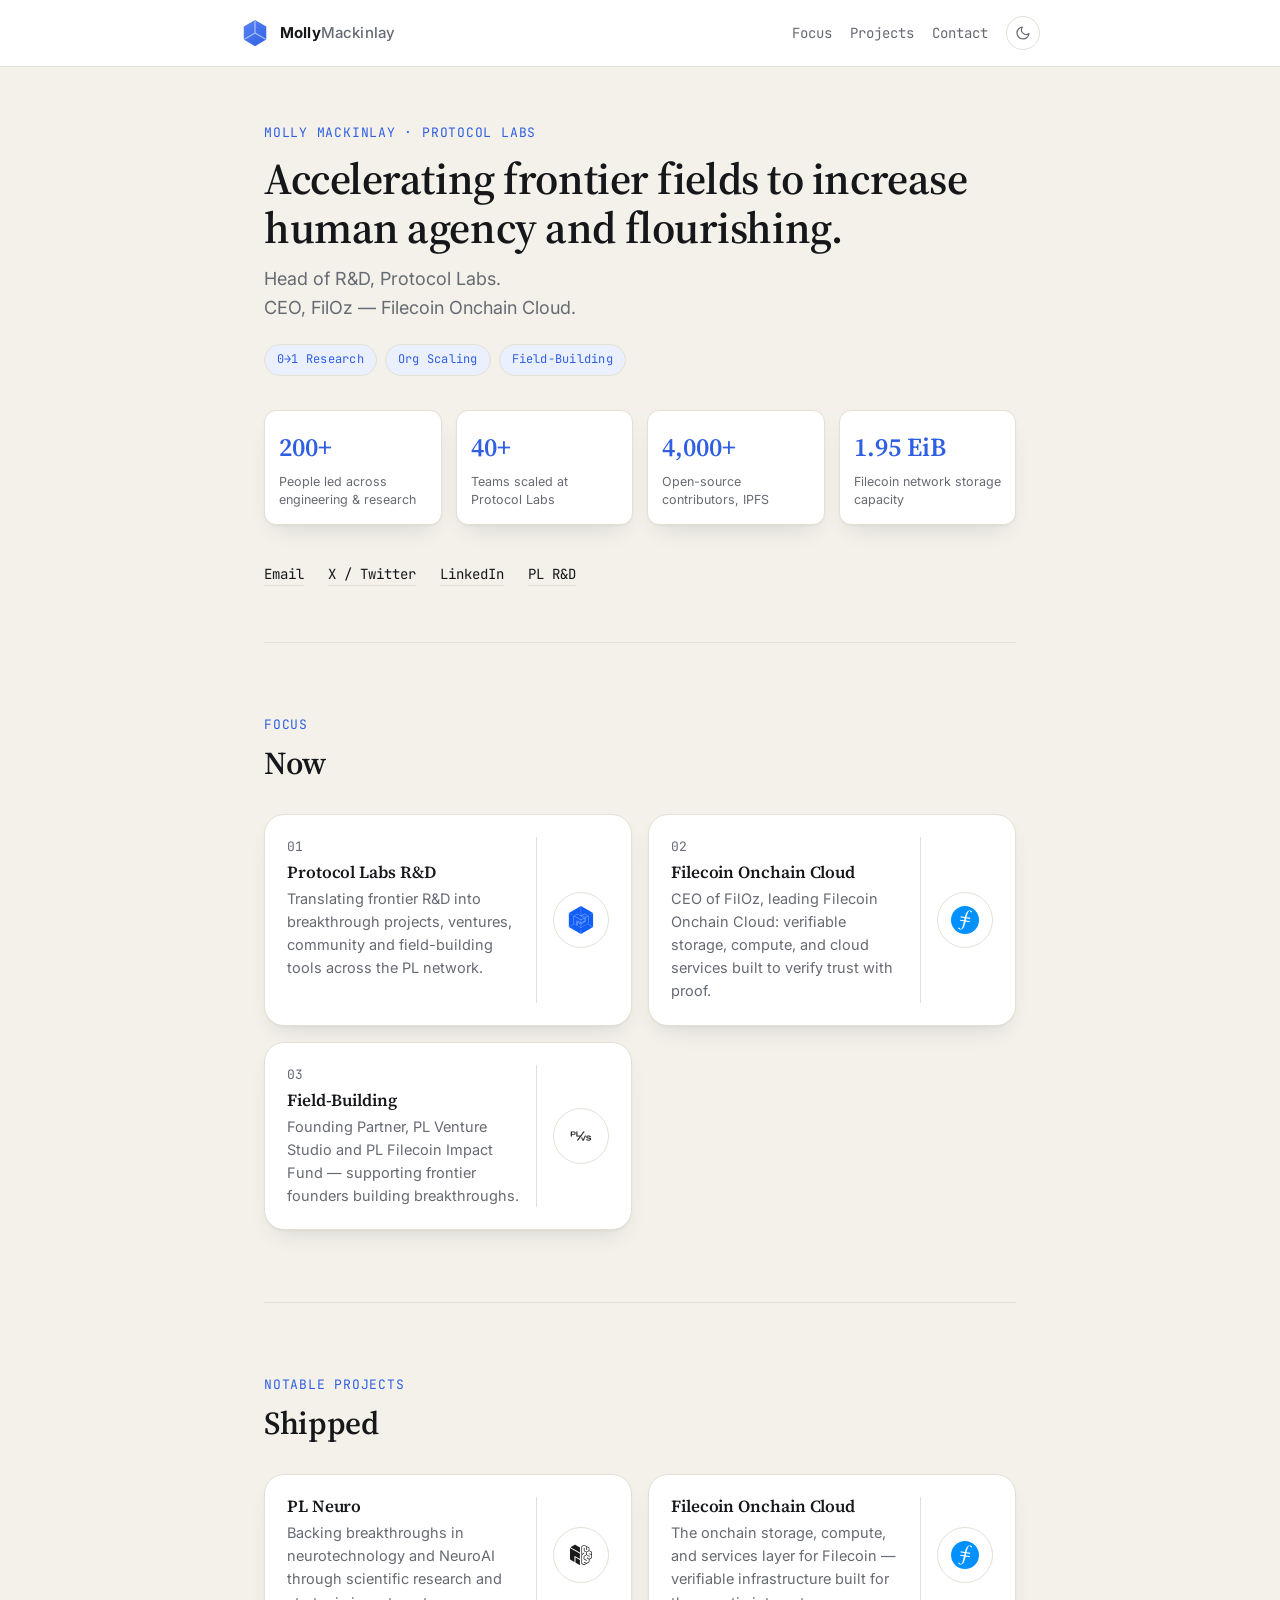
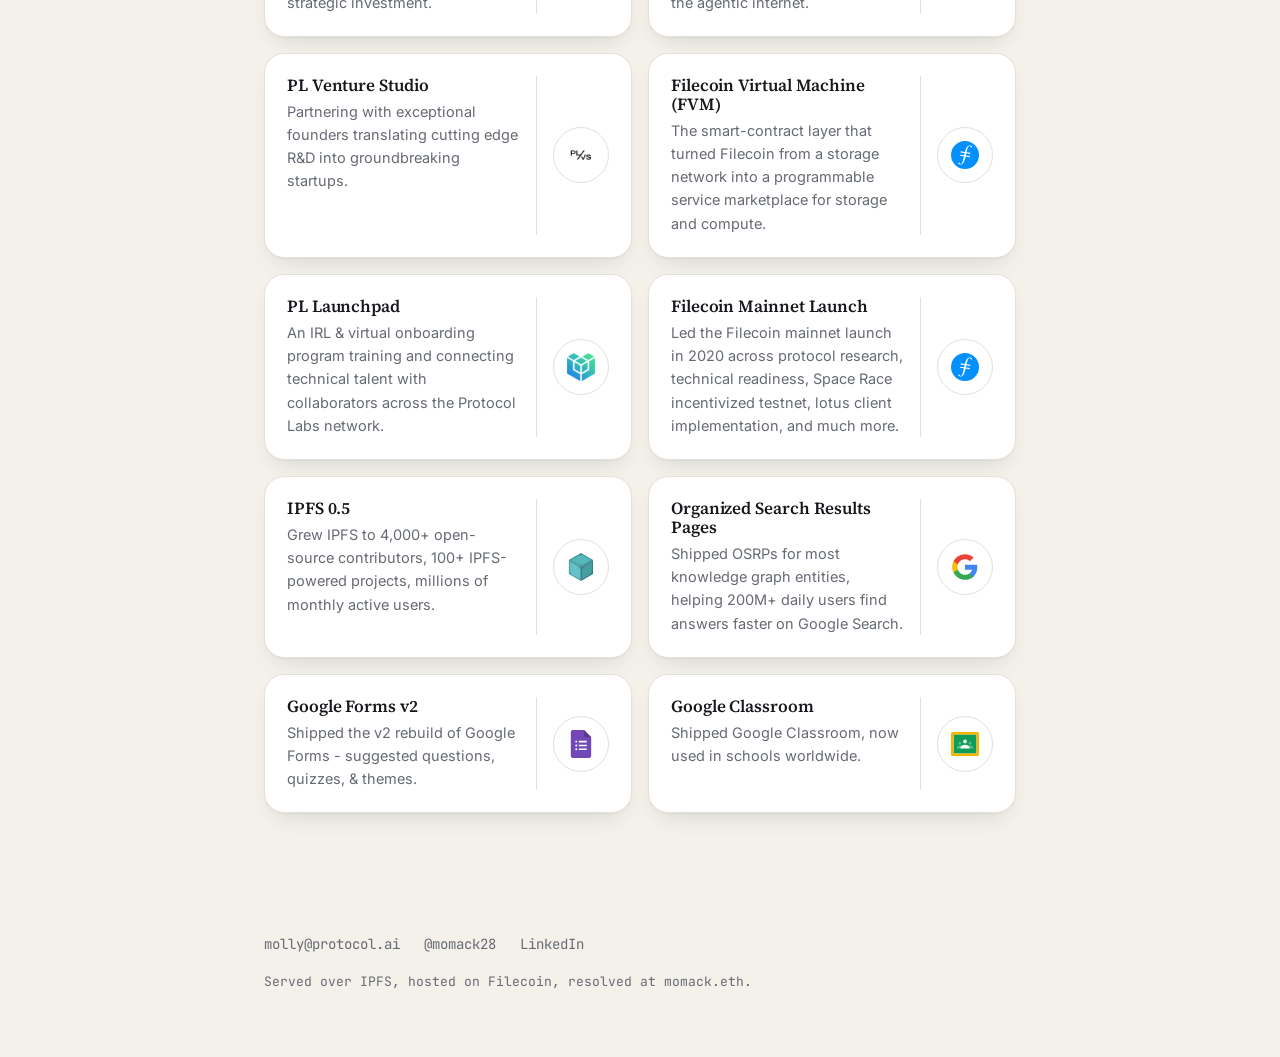
<file: version3/index.html>
<!DOCTYPE html>
<html lang="en">
<head>
  <meta charset="utf-8">
  <meta name="viewport" content="width=device-width, initial-scale=1">
  <title>Molly Mackinlay</title>
  <meta name="description" content="Molly Mackinlay — frontier field builder. Head of R&D, Protocol Labs & CEO, FilOz driving Filecoin Onchain Cloud.">

  <meta property="og:title" content="Molly Mackinlay">
  <meta property="og:description" content="Frontier field builder. R&D at Protocol Labs. Filecoin Onchain Cloud.">
  <meta property="og:type" content="website">
  <meta name="twitter:card" content="summary">
  <meta name="twitter:site" content="@momack28">

  <link rel="icon" type="image/svg+xml" href="favicon.svg">
  <link rel="preconnect" href="https://fonts.googleapis.com">
  <link rel="preconnect" href="https://fonts.gstatic.com" crossorigin>
  <link href="https://fonts.googleapis.com/css2?family=Source+Serif+4:opsz,wght@8..60,400;8..60,600;8..60,700&family=Inter:wght@400;500;600;700&family=JetBrains+Mono:wght@400;500&display=swap" rel="stylesheet">
  <link rel="stylesheet" href="style.css">
</head>
<body>

  <!-- ============================================================
       LOGO SPRITE — one copy of each project/org mark, referenced
       by <use> from every card icon below. Edit the mark here once
       and every card using it updates. Never rendered directly.
  ============================================================= -->
  <svg style="display:none" aria-hidden="true">
    <symbol id="logo-pl" viewBox="0 0 153 176">
      <polygon fill="#115EF7" points="76.2003 0 0.0003 43.9397 0.0003 131.8297 76.2003 175.8297 152.4003 131.8297 152.4003 43.9397"/>
      <g transform="translate(0, -0.17)">
        <g transform="translate(75, 151)">
          <polygon fill="#EFF1F4" points="0.4649 0.0002 0.4649 24.5752 1.1999 25.0002 1.9649 24.5592 1.9649 0.0002"/>
        </g>
        <polygon fill="#EFF1F4" points="22.0254 55.9601 0.7504 43.6771 0.0004 44.1091 0.0004 44.9761 21.2754 57.2591"/>
        <polygon fill="#EFF1F4" points="131.1241 57.259 152.4001 44.976 152.4001 44.11 151.6491 43.677 130.3741 55.96"/>
        <polygon fill="#C6D6F7" points="76.9795 64.4885 76.9795 0.6195 76.2005 0.1705 75.4795 0.5855 75.4795 64.4885"/>
        <polygon fill="#C6D6F7" points="34.1504 111.4191 0.0004 131.1651 0.0004 132.0001 0.7774 132.4481 34.9004 112.7181"/>
        <polygon fill="#C6D6F7" points="118.4385 111.5607 117.6885 112.8597 151.6205 132.4507 152.4005 131.9997 152.4005 131.1687"/>
      </g>
      <g transform="translate(30, 47.83)" fill="#FFFFFF">
        <path d="M46.9502,87.0285 L46.9502,66.6105 L73.7622,51.1305 C73.9952,50.9965 74.1372,50.7485 74.1372,50.4805 L74.1432,24.7395 L90.6992,15.1825 L90.6992,61.7695 L46.9502,87.0285 Z M26.1112,75.7005 L26.1112,55.3415 L45.4502,66.6095 L45.4502,87.0285 L26.1912,75.9095 L26.1112,75.7005 Z M52.4272,11.3355 L68.9732,1.7735 L89.9492,13.8835 L73.3932,23.4405 L52.4272,11.3355 Z M91.8242,13.2345 L69.3482,0.2575 C69.1162,0.1235 68.8312,0.1235 68.5982,0.2575 L50.5522,10.6855 C50.3202,10.8185 50.1792,11.0655 50.1782,11.3325 L50.1772,11.3325 L50.1482,18.4025 L51.6482,18.4085 L51.6722,12.6315 L72.6432,24.7395 L72.6372,49.1765 L67.6902,46.3015 L66.9362,47.5985 L71.8912,50.4785 L46.2022,65.3105 L26.8562,54.0405 L31.4772,51.3725 L30.7272,50.0735 L24.9882,53.3865 L24.9872,53.3865 C24.7552,53.5205 24.6112,53.7685 24.6112,54.0375 L24.6112,75.8395 C24.6112,75.9305 24.6282,76.0215 24.6612,76.1065 L24.8862,76.6935 C24.9472,76.8545 25.0612,76.9895 25.2112,77.0755 L45.8252,88.9765 C45.9412,89.0445 46.0702,89.0775 46.2002,89.0775 C46.3302,89.0775 46.4592,89.0445 46.5752,88.9765 L91.8242,62.8515 C92.0562,62.7175 92.1992,62.4695 92.1992,62.2025 L92.1992,13.8835 C92.1992,13.6165 92.0562,13.3685 91.8242,13.2345 L91.8242,13.2345 Z"/>
        <path d="M46.9502,57.8488 L46.9502,40.4378 L66.5562,29.1178 L66.5562,46.5298 L46.9502,57.8488 Z M20.0922,43.2078 C19.8592,43.0738 19.5742,43.0738 19.3422,43.2078 C19.1092,43.3418 18.9672,43.5898 18.9672,43.8578 L18.9672,71.6698 L1.6972,61.4998 L1.6972,15.0978 L45.4502,40.4378 L45.4502,57.8488 L20.0922,43.2078 Z M21.8382,2.4328 L65.8062,27.8188 L46.2012,39.1388 L2.4372,13.7918 L21.8382,2.4328 Z M67.6812,27.1688 L22.2102,0.9158 C21.9772,0.7808 21.6902,0.7828 21.4562,0.9178 L0.5682,13.1488 C0.3392,13.2838 0.1972,13.5298 0.1972,13.7958 L0.1972,61.9288 C0.1972,62.1948 0.3382,62.4408 0.5662,62.5758 L19.3362,73.6288 C19.4532,73.6988 19.5852,73.7328 19.7172,73.7328 C19.8452,73.7328 19.9732,73.6998 20.0892,73.6338 C20.0902,73.6328 20.0902,73.6318 20.0922,73.6308 L20.0922,73.6318 L25.4922,70.5138 L24.7422,69.2148 L20.4672,71.6838 L20.4672,45.1568 L45.8252,59.7968 C46.0572,59.9318 46.3432,59.9318 46.5752,59.7968 L67.6812,47.6118 C67.9142,47.4778 68.0562,47.2298 68.0562,46.9618 L68.0562,27.8188 C68.0562,27.5508 67.9142,27.3028 67.6812,27.1688 L67.6812,27.1688 Z"/>
      </g>
    </symbol>
    <symbol id="logo-filecoin" viewBox="0 0 40 40">
      <defs>
        <filter id="fil-mask-filter" filterUnits="userSpaceOnUse" x="0" y="0" width="40" height="40">
          <feColorMatrix type="matrix" values="1 0 0 0 0  0 1 0 0 0  0 0 1 0 0  0 0 0 1 0"/>
        </filter>
      </defs>
      <mask maskUnits="userSpaceOnUse" x="0" y="0" width="40" height="40" id="fil-mask">
        <g style="filter:url(#fil-mask-filter)">
          <path fill="#fff" fill-rule="evenodd" clip-rule="evenodd" d="M0,0h40v40H0V0z"/>
        </g>
      </mask>
      <path fill="#0090FF" d="M20,40C9,40,0,31,0,19.9C0.1,8.9,9-0.1,20.1,0C31.1,0.1,40,9,40,20.2C39.9,31.1,31,40,20,40"/>
      <path mask="url(#fil-mask)" fill="#fff" fill-rule="evenodd" clip-rule="evenodd" d="M21.9,17.6l-0.6,3.2l5.7,0.8l-0.4,1.5L21,22.3c-0.4,1.3-0.6,2.7-1.1,3.9c-0.5,1.4-1,2.8-1.6,4.1
        c-0.8,1.7-2.2,2.9-4.1,3.2c-1.1,0.2-2.3,0.1-3.2-0.6c-0.3-0.2-0.6-0.6-0.6-0.9c0-0.4,0.2-0.9,0.5-1.1c0.2-0.1,0.7,0,1,0.1
        c0.3,0.3,0.6,0.7,0.8,1.1c0.6,0.8,1.4,0.9,2.2,0.3c0.9-0.8,1.4-1.9,1.7-3c0.6-2.4,1.2-4.7,1.7-7.1v-0.4L13,21.1l0.2-1.5l5.5,0.8
        l0.7-3.1l-5.7-0.9l0.2-1.6l5.9,0.8c0.2-0.6,0.3-1.1,0.5-1.6c0.5-1.8,1-3.6,2.2-5.2s2.6-2.6,4.7-2.5c0.9,0,1.8,0.3,2.4,1
        c0.1,0.1,0.3,0.3,0.3,0.5c0,0.4,0,0.9-0.3,1.2c-0.4,0.3-0.9,0.2-1.3-0.2c-0.3-0.3-0.5-0.6-0.8-0.9C26.9,7.1,26,7,25.3,7.7
        c-0.5,0.5-1,1.2-1.3,1.9c-0.7,2.1-1.2,4.3-1.9,6.5l5.5,0.8l-0.4,1.5L21.9,17.6"/>
    </symbol>
    <symbol id="logo-ipfs" viewBox="0 0 118 136">
      <path d="M58.8452 135.964L117.606 102.013V34.1606L58.8452 68.0628V135.964Z" fill="#35777A"/>
      <path d="M58.8452 135.964V67.9968L0.0847168 34.1606V102.013L58.8452 135.964Z" fill="#43979B"/>
      <path d="M0.0847168 34.1607L58.8452 68.0629L117.606 34.1607L58.8452 0.258545L0.0847168 34.1607Z" fill="#3F898D"/>
      <path d="M52.7999 8.4126L10.1925 33.0291C10.2892 33.8029 10.2892 34.5284 10.1925 35.3022L52.7999 59.9187C56.3788 57.2588 61.3117 57.2588 64.8906 59.9187L107.498 35.3022C107.401 34.5284 107.401 33.8029 107.498 33.0291L64.8906 8.4126C61.2634 11.0725 56.3788 11.0725 52.7999 8.4126Z" fill="#51B8BC"/>
      <path d="M111.56 42.0728L68.9047 66.9311C69.3883 71.3805 66.9702 75.588 62.8594 77.3774L62.9077 126.32C63.5848 126.611 64.2619 126.997 64.8906 127.481L107.498 102.865C107.014 98.4151 109.433 94.2076 113.543 92.4182V43.2335C112.866 42.9433 112.189 42.5564 111.56 42.0728Z" fill="#459DA2"/>
      <path d="M6.13008 42.363C5.50137 42.7983 4.87266 43.1852 4.14722 43.5238V92.7085C8.25804 94.4979 10.6762 98.7538 10.1925 103.155L52.8 127.771C53.4287 127.336 54.0574 126.949 54.7828 126.611V77.4259C50.672 75.6365 48.2539 71.3806 48.7375 66.9796L6.13008 42.363Z" fill="#64C1C8"/>
    </symbol>
    <symbol id="logo-google" viewBox="0 0 24 24">
      <path d="M22.56 12.25c0-.78-.07-1.53-.2-2.25H12v4.26h5.92c-.26 1.37-1.04 2.53-2.21 3.31v2.77h3.57c2.08-1.92 3.28-4.74 3.28-8.09z" fill="#4285F4"/>
      <path d="M12 23c2.97 0 5.46-.98 7.28-2.66l-3.57-2.77c-.98.66-2.23 1.06-3.71 1.06-2.86 0-5.29-1.93-6.16-4.53H2.18v2.84C3.99 20.53 7.7 23 12 23z" fill="#34A853"/>
      <path d="M5.84 14.09c-.22-.66-.35-1.36-.35-2.09s.13-1.43.35-2.09V7.07H2.18C1.43 8.55 1 10.22 1 12s.43 3.45 1.18 4.93l2.85-2.22.81-.62z" fill="#FBBC05"/>
      <path d="M12 5.38c1.62 0 3.06.56 4.21 1.64l3.15-3.15C17.45 2.09 14.97 1 12 1 7.7 1 3.99 3.47 2.18 7.07l3.66 2.84c.87-2.6 3.3-4.53 6.16-4.53z" fill="#EA4335"/>
    </symbol>
    <symbol id="logo-forms" viewBox="0 0 64 88">
      <path d="m 41.999971,21.999985 12.06499,2.279998 9.934995,-2.279998 L 41.999971,0 38.964972,10.429993 Z" fill="#56368a"/>
      <path d="M 41.999971,21.999985 V 0 H 5.9999959 C 2.6849982,0 0,2.6849982 0,5.9999959 V 81.999944 c 0,3.314998 2.6849982,5.999996 5.9999959,5.999996 H 57.99996 c 3.314998,0 5.999996,-2.684998 5.999996,-5.999996 V 21.999985 Z" fill="#7248b9"/>
      <path d="m 16.999988,63.499958 c -1.654999,0 -2.999997,-1.345 -2.999997,-2.999999 0,-1.655 1.344998,-2.999997 2.999997,-2.999997 1.654998,0 2.999998,1.344997 2.999998,2.999997 0,1.654999 -1.345,2.999999 -2.999998,2.999999 z m 0,-11.999993 c -1.654999,0 -2.999997,-1.344999 -2.999997,-2.999998 0,-1.654999 1.344998,-2.999997 2.999997,-2.999997 1.654998,0 2.999998,1.344998 2.999998,2.999997 0,1.654999 -1.345,2.999998 -2.999998,2.999998 z m 0,-11.999991 c -1.654999,0 -2.999997,-1.345 -2.999997,-2.999998 0,-1.654999 1.344998,-2.999998 2.999997,-2.999998 1.654998,0 2.999998,1.344999 2.999998,2.999998 0,1.654998 -1.345,2.999998 -2.999998,2.999998 z M 49.999965,62.999957 H 24.999982 V 57.99996 h 24.999983 z m 0,-11.999992 H 24.999982 v -4.999997 h 24.999983 z m 0,-11.999992 H 24.999982 v -4.999996 h 24.999983 z" fill="#fff"/>
    </symbol>
    <symbol id="logo-classroom" viewBox="0 0 578.9 500">
      <path fill="#0F9D58" d="M52.6,52.6h473.7v394.7H52.6V52.6z"/>
      <path fill="#57BB8A" d="M394.7,263.2c16.4,0,29.6-13.3,29.6-29.6s-13.3-29.6-29.6-29.6s-29.6,13.3-29.6,29.6
        S378.4,263.2,394.7,263.2L394.7,263.2z M394.7,282.9c-31.7,0-65.8,16.8-65.8,37.6v21.6h131.6v-21.6
        C460.5,299.7,426.4,282.9,394.7,282.9z M184.2,263.2c16.4,0,29.6-13.3,29.6-29.6s-13.3-29.6-29.6-29.6s-29.6,13.3-29.6,29.6
        S167.9,263.2,184.2,263.2L184.2,263.2z M184.2,282.9c-31.7,0-65.8,16.8-65.8,37.6v21.6H250v-21.6
        C250,299.7,215.9,282.9,184.2,282.9z"/>
      <path fill="#F7F7F7" d="M289.5,236.8c21.8,0,39.5-17.7,39.4-39.5c0-21.8-17.7-39.5-39.5-39.4c-21.8,0-39.4,17.7-39.4,39.5
        C250,219.2,267.7,236.8,289.5,236.8z M289.5,263.2c-44.4,0-92.1,23.6-92.1,52.6v26.3h184.2v-26.3
        C381.6,286.7,333.9,263.2,289.5,263.2z"/>
      <path fill="#F4B400" d="M539.5,0h-500C17.7,0,0,17.7,0,39.5v421.1C0,482.3,17.7,500,39.5,500h500c21.8,0,39.5-17.7,39.5-39.5V39.5
        C578.9,17.7,561.3,0,539.5,0z M526.3,447.4H52.6V52.6h473.7V447.4z"/>
    </symbol>
    <symbol id="logo-plneuro" viewBox="0 0 260 260">
      <path d="M119.977 120.032L119.798 164.754C119.798 165.682 118.802 166.267 118.005 165.803L71.8774 139.135C70.8218 138.53 69.4874 139.297 69.4874 140.527V193.217C69.4874 194.447 68.1728 195.234 67.0973 194.609L29.5937 172.883C28.5979 172.319 27.9805 171.249 27.9805 170.079V67.6451C27.9805 66.4146 29.295 65.6278 30.3705 66.2532L118.344 117.228C119.379 117.793 119.977 118.862 119.977 120.032Z" fill="#1a1a1a"/>
      <path d="M81.1681 154.015L118.412 175.756C119.396 176.318 119.986 177.381 119.986 178.544V222.287C119.986 223.511 118.688 224.293 117.625 223.671L80.3811 201.93C79.3973 201.348 78.8071 200.305 78.8071 199.142V155.419C78.8071 154.175 80.1056 153.393 81.1681 154.015Z" fill="#1a1a1a"/>
      <path fill-rule="evenodd" clip-rule="evenodd" d="M120.303 60.6049C120.303 60.2761 120.127 59.9725 119.841 59.8098L76.4403 35.079C75.4406 34.5009 74.2409 34.5009 73.2611 35.0591L35.8105 56.4287C34.7308 57.0467 34.7308 58.5816 35.8105 59.1996L118.934 106.633C119.544 106.981 120.303 106.54 120.303 105.838V60.6049Z" fill="#1a1a1a"/>
      <path d="M156.374 36.2598C157.465 35.6673 158.771 35.6157 159.906 36.1211L160.146 36.2383L205.45 60.1719C206.759 60.8638 207.578 62.2239 207.579 63.7051V87.1143L230.004 99.9297C231.249 100.641 232.018 101.965 232.018 103.398V153.869C232.018 155.218 231.338 156.476 230.209 157.214L209.212 170.942L207.605 194.252C207.515 195.551 206.798 196.726 205.683 197.398L160.331 224.781C158.999 225.585 157.322 225.543 156.033 224.675L135.537 210.871C134.434 210.129 133.773 208.886 133.773 207.557V52.7481C133.773 51.3784 134.475 50.1037 135.632 49.3711L156.143 36.3946L156.374 36.2598ZM139.935 53.9405V121.779L151.056 114.169C151.084 111.413 153.326 109.189 156.088 109.189C158.868 109.189 161.121 111.441 161.122 114.221C161.122 117 158.868 119.254 156.088 119.254C155.638 119.254 155.202 119.194 154.787 119.083L139.935 129.245V206.403L158.329 218.791L175.781 208.253L164.448 201.394C163.974 201.541 163.47 201.622 162.948 201.622C160.168 201.622 157.916 199.368 157.916 196.589C157.916 193.809 160.168 191.556 162.948 191.556C165.639 191.556 167.837 193.668 167.974 196.325L181.738 204.656L201.535 192.704L203.042 170.833L189.497 162.277C186.721 162.273 184.472 160.022 184.472 157.245C184.472 154.466 186.726 152.212 189.505 152.212C192.285 152.212 194.537 154.466 194.538 157.245C194.538 157.545 194.51 157.839 194.459 158.124L206.208 165.545L225.857 152.697V130.392L212.502 122.813C212.163 122.885 211.81 122.925 211.449 122.925C208.669 122.925 206.416 120.671 206.416 117.892C206.416 115.112 208.669 112.858 211.449 112.858C214.228 112.859 216.481 115.112 216.481 117.892C216.481 117.923 216.479 117.954 216.478 117.984L225.857 123.307V104.655L204.607 92.5127L185.315 104.996V125.151L203.17 136.312C203.87 135.944 204.666 135.734 205.511 135.734C208.291 135.734 210.544 137.988 210.544 140.768C210.544 143.547 208.291 145.801 205.511 145.801C203.152 145.801 201.173 144.178 200.627 141.988L182.587 130.713L160.875 143.896V164.851L177.733 174.894C178.497 174.425 179.397 174.155 180.359 174.155C183.138 174.156 185.392 176.409 185.392 179.189C185.392 181.968 183.138 184.222 180.359 184.222C178.138 184.222 176.253 182.783 175.585 180.786L156.665 169.515C155.455 168.794 154.713 167.489 154.713 166.081V142.677C154.714 141.281 155.442 139.986 156.635 139.262L179.153 125.59V105.201L158.688 94.9688C157.334 94.2919 156.479 92.9081 156.479 91.3946V70.9278C155.395 70.0046 154.706 68.6305 154.706 67.0948C154.706 64.3153 156.959 62.0617 159.739 62.0616C162.518 62.0616 164.772 64.3152 164.772 67.0948C164.772 68.7932 163.93 70.2936 162.641 71.2051V90.0557L182.057 99.7637L201.417 87.2374V65.0098L184.905 56.2862V72.0303C186.284 72.928 187.197 74.4834 187.197 76.252C187.197 79.0315 184.943 81.2852 182.164 81.2852C179.384 81.2851 177.131 79.0315 177.13 76.252C177.13 74.6657 177.865 73.2517 179.012 72.3292H178.743V53.0303L158.376 42.2715L139.935 53.9405Z" fill="#1a1a1a"/>
    </symbol>
  </svg>

  <header class="topbar">
    <a class="logo" href="#top">
      <svg width="30" height="30" viewBox="0 0 32 32" fill="none">
        <defs>
          <linearGradient id="hex-grad" x1="4" y1="2" x2="28" y2="30" gradientUnits="userSpaceOnUse">
            <stop offset="0" stop-color="#5b86f5"/>
            <stop offset="1" stop-color="#2f5fe3"/>
          </linearGradient>
        </defs>
        <path d="M16 2 L28 9 L28 23 L16 30 L4 23 L4 9 Z" fill="url(#hex-grad)"/>
        <path d="M16 16 L16 3.2 M16 16 L27 22.4 M16 16 L5 22.4" stroke="#ffffff" stroke-opacity="0.55" stroke-width="1.3" stroke-linecap="round"/>
      </svg>
      <span class="wordmark"><b>Molly</b><span>Mackinlay</span></span>
    </a>
    <div class="topbar-right">
      <nav>
        <a href="#focus">Focus</a>
        <a href="#projects">Projects</a>
        <a href="#contact">Contact</a>
      </nav>
      <button class="theme-toggle" id="theme-toggle" type="button" aria-label="Toggle dark mode">
        <svg class="icon-moon" width="16" height="16" viewBox="0 0 24 24" fill="none" stroke="currentColor" stroke-width="1.8" stroke-linecap="round" stroke-linejoin="round"><path d="M21 12.8A9 9 0 1 1 11.2 3 7 7 0 0 0 21 12.8Z"/></svg>
        <svg class="icon-sun" width="16" height="16" viewBox="0 0 24 24" fill="none" stroke="currentColor" stroke-width="1.8" stroke-linecap="round" stroke-linejoin="round"><circle cx="12" cy="12" r="4.5"/><path d="M12 2.5v2.5M12 19v2.5M4.6 4.6l1.8 1.8M17.6 17.6l1.8 1.8M2.5 12h2.5M19 12h2.5M4.6 19.4l1.8-1.8M17.6 6.4l1.8-1.8"/></svg>
      </button>
    </div>
  </header>

  <main id="top">

    <!-- ============================================================
         HERO — edit name, headline, role line, positioning tags,
         intro paragraph, and stats here. Third person throughout.
         Keep it evergreen: what's durably true, not a dated project.
    ============================================================= -->
    <section class="hero">
      <p class="eyebrow">Molly Mackinlay &middot; Protocol Labs</p>
      <h1>Accelerating frontier fields to increase human agency and flourishing.</h1>
      <p class="role">Head of R&amp;D, Protocol Labs.<br>
         CEO, FilOz — Filecoin Onchain Cloud.</p>
      <div class="pill-row">
        <span class="pill">0&rarr;1 Research</span>
        <span class="pill">Org Scaling</span>
        <span class="pill">Field-Building</span>
      </div>
      <div class="stats">
        <a class="stat" href="https://os.pl.xyz/members" target="_blank" rel="noopener">
          <p class="stat-number">200+</p>
          <p class="stat-label">People led across engineering &amp; research</p>
        </a>
        <a class="stat" href="https://os.pl.xyz/teams" target="_blank" rel="noopener">
          <p class="stat-number">40+</p>
          <p class="stat-label">Teams scaled at Protocol Labs</p>
        </a>
        <a class="stat" href="https://github.com/ipfs" target="_blank" rel="noopener">
          <p class="stat-number">4,000+</p>
          <p class="stat-label">Open-source contributors, IPFS</p>
        </a>
        <a class="stat" href="https://filfox.info/en" target="_blank" rel="noopener">
          <p class="stat-number">1.95 EiB</p>
          <p class="stat-label">Filecoin network storage capacity</p>
        </a>
      </div>
      <div class="cta-row">
        <a href="mailto:molly@protocol.ai">Email</a>
        <a href="https://twitter.com/momack28">X / Twitter</a>
        <a href="https://www.linkedin.com/in/mollymackinlay/">LinkedIn</a>
        <a href="https://plrd.org">PL R&amp;D</a>
      </div>
    </section>

    <!-- ============================================================
         FOCUS — the 3-5 things she spends time on right now.
         This is the "now" section: update the copy in place as focus
         shifts, rather than appending dated entries. Each card is
         title + description + a small icon on the right — keep that
         shape if you add one.
    ============================================================= -->
    <section id="focus" class="section">
      <p class="eyebrow">Focus</p>
      <h2>Now</h2>
      <div class="grid">
        <a class="card" href="https://plrd.org" target="_blank" rel="noopener">
          <div class="card-body">
            <p class="tag">01</p>
            <h3>Protocol Labs R&amp;D</h3>
            <p>Translating frontier R&D into breakthrough projects, ventures, community and field-building tools across the PL network.</p>
          </div>
          <div class="card-divider"></div>
          <div class="card-icon">
            <svg class="icon-svg"><use href="#logo-pl"></use></svg>
          </div>
        </a>
        <a class="card" href="https://www.filecoin.io/blog/filecoin-onchain-cloud-is-live-on-mainnet" target="_blank" rel="noopener">
          <div class="card-body">
            <p class="tag">02</p>
            <h3>Filecoin Onchain Cloud</h3>
            <p>CEO of FilOz, leading Filecoin Onchain Cloud: verifiable
               storage, compute, and cloud services built to verify trust with proof.</p>
          </div>
          <div class="card-divider"></div>
          <div class="card-icon">
            <svg class="icon-svg"><use href="#logo-filecoin"></use></svg>
          </div>
        </a>
        <a class="card" href="https://plcapital.xyz/plvs" target="_blank" rel="noopener">
          <div class="card-body">
            <p class="tag">03</p>
            <h3>Field-Building</h3>
            <p>Founding Partner, PL Venture Studio and PL Filecoin Impact Fund — supporting frontier founders building breakthroughs.</p>
          </div>
          <div class="card-divider"></div>
          <div class="card-icon">
            <img class="icon-svg" src="logos/plvs.png" alt="PL Venture Studio">
          </div>
        </a>
      </div>
    </section>

    <!-- ============================================================
         NOTABLE PROJECTS — durable, named 0-to-1 initiatives.
         Add a card when something becomes a lasting part of the
         track record; otherwise leave this alone. Not a changelog.
    ============================================================= -->
    <section id="projects" class="section">
      <p class="eyebrow">Notable Projects</p>
      <h2>Shipped</h2>
      <div class="profiles">
        <a class="profile" href="https://plneuro.xyz" target="_blank" rel="noopener">
          <div class="profile-body">
            <h3>PL Neuro</h3>
            <p>
              Backing breakthroughs in neurotechnology and NeuroAI through
              scientific research and strategic investment.
            </p>
          </div>
          <div class="profile-divider"></div>
          <div class="profile-icon">
            <svg class="icon-svg"><use href="#logo-plneuro"></use></svg>
          </div>
        </a>
        <a class="profile" href="https://www.filecoin.io/blog/filecoin-onchain-cloud-is-live-on-mainnet" target="_blank" rel="noopener">
          <div class="profile-body">
            <h3>Filecoin Onchain Cloud</h3>
            <p>
              The onchain storage, compute, and services layer for Filecoin —
              verifiable infrastructure built for the agentic internet.
            </p>
          </div>
          <div class="profile-divider"></div>
          <div class="profile-icon">
            <svg class="icon-svg"><use href="#logo-filecoin"></use></svg>
          </div>
        </a>
        <a class="profile" href="https://plcapital.xyz/plvs" target="_blank" rel="noopener">
          <div class="profile-body">
            <h3>PL Venture Studio</h3>
            <p>
              Partnering with exceptional founders translating cutting edge R&D into groundbreaking startups.
            </p>
          </div>
          <div class="profile-divider"></div>
          <div class="profile-icon">
            <img class="icon-svg" src="logos/plvs.png" alt="PL Venture Studio">
          </div>
        </a>
        <a class="profile" href="https://fvm.filecoin.io" target="_blank" rel="noopener">
          <div class="profile-body">
            <h3>Filecoin Virtual Machine (FVM)</h3>
            <p>
              The smart-contract layer that turned Filecoin from a storage
              network into a programmable service marketplace for storage and
              compute.
            </p>
          </div>
          <div class="profile-divider"></div>
          <div class="profile-icon">
            <svg class="icon-svg"><use href="#logo-filecoin"></use></svg>
          </div>
        </a>
        <a class="profile" href="https://pl-launchpad.io/" target="_blank" rel="noopener">
          <div class="profile-body">
            <h3>PL Launchpad</h3>
            <p>
              An IRL & virtual onboarding program training and connecting technical
              talent with collaborators across the Protocol Labs network.
            </p>
          </div>
          <div class="profile-divider"></div>
          <div class="profile-icon">
            <img class="icon-svg" src="logos/pl-launchpad.png" alt="PL Launchpad">
          </div>
        </a>
        <a class="profile" href="https://filecoin.io/blog/posts/filecoin-mainnet-is-live/" target="_blank" rel="noopener">
          <div class="profile-body">
            <h3>Filecoin Mainnet Launch</h3>
            <p>
              Led the Filecoin mainnet launch in 2020 across protocol research,
              technical readiness, Space Race incentivized testnet, lotus client implementation,
              and much more.
            </p>
          </div>
          <div class="profile-divider"></div>
          <div class="profile-icon">
            <svg class="icon-svg"><use href="#logo-filecoin"></use></svg>
          </div>
        </a>
        <a class="profile" href="https://ipfs.tech" target="_blank" rel="noopener">
          <div class="profile-body">
            <h3>IPFS 0.5</h3>
            <p>
              Grew IPFS to 4,000+ open-source contributors, 100+
              IPFS-powered projects, millions of monthly active users.
            </p>
          </div>
          <div class="profile-divider"></div>
          <div class="profile-icon">
            <svg class="icon-svg"><use href="#logo-ipfs"></use></svg>
          </div>
        </a>
        <a class="profile" href="https://blog.google/products-and-platforms/products/search/helping-you-along-your-search-journeys/" target="_blank" rel="noopener">
          <div class="profile-body">
            <h3>Organized Search Results Pages</h3>
            <p>
              Shipped OSRPs for most knowledge graph entities, helping 200M+ daily users find answers faster on Google Search.
            </p>
          </div>
          <div class="profile-divider"></div>
          <div class="profile-icon">
            <svg class="icon-svg"><use href="#logo-google"></use></svg>
          </div>
        </a>
        <a class="profile" href="https://workspace.google.com/products/forms/" target="_blank" rel="noopener">
          <div class="profile-body">
            <h3>Google Forms v2</h3>
            <p>
              Shipped the v2 rebuild of Google Forms - suggested questions, quizzes, & themes.
            </p>
          </div>
          <div class="profile-divider"></div>
          <div class="profile-icon">
            <svg class="icon-svg"><use href="#logo-forms"></use></svg>
          </div>
        </a>
        <a class="profile" href="https://edu.google.com/intl/en/workspace-for-education/classroom/" target="_blank" rel="noopener">
          <div class="profile-body">
            <h3>Google Classroom</h3>
            <p>
              Shipped Google Classroom, now used in schools worldwide.
            </p>
          </div>
          <div class="profile-divider"></div>
          <div class="profile-icon">
            <svg class="icon-svg"><use href="#logo-classroom"></use></svg>
          </div>
        </a>
      </div>
    </section>

  </main>

  <!-- ============================================================
       FOOTER — contact links. Update handles here if they change;
       this is the only other place they appear besides the hero CTA.
  ============================================================= -->
  <footer id="contact">
    <div class="footer-links">
      <a href="mailto:molly@protocol.ai">molly@protocol.ai</a>
      <a href="https://twitter.com/momack28">@momack28</a>
      <a href="https://www.linkedin.com/in/mollymackinlay/">LinkedIn</a>
    </div>
    <p class="footer-note">Served over IPFS, hosted on Filecoin, resolved at momack.eth.</p>
  </footer>

  <script>
    (function () {
      var root = document.documentElement;
      var btn = document.getElementById('theme-toggle');
      var stored = localStorage.getItem('theme');
      if (stored) root.setAttribute('data-theme', stored);
      btn.addEventListener('click', function () {
        var next = root.getAttribute('data-theme') === 'dark' ? 'light' : 'dark';
        root.setAttribute('data-theme', next);
        localStorage.setItem('theme', next);
      });
    })();
  </script>

</body>
</html>
</file>
<file: version3/style.css>
/* ==========================================================
   Design tokens — change these to re-theme the whole site.
   Light-default editorial palette (cream page, white cards),
   with a dark variant toggled via [data-theme="dark"] on <html>.
   ========================================================== */
:root {
  --bg: #f3f1ea;
  --bg-topbar: #ffffff;
  --bg-card: #ffffff;
  --border: #e3e0d4;
  --text: #15171a;
  --text-muted: #666a72;
  --accent: #2f5fe3;
  --accent-tint: #eaf0fd;
  --shadow: 0 1px 2px rgba(20, 20, 30, 0.04), 0 12px 24px -10px rgba(20, 20, 30, 0.12);
  --radius: 20px;
  --radius-sm: 12px;
  --font-serif: 'Source Serif 4', Georgia, serif;
  --font-sans: 'Inter', system-ui, -apple-system, 'Segoe UI', sans-serif;
  --font-mono: 'JetBrains Mono', ui-monospace, 'SF Mono', Menlo, monospace;
  --max-width: 800px;
}

html[data-theme="dark"] {
  --bg: #0c0d10;
  --bg-topbar: #121317;
  --bg-card: #17181d;
  --border: #272930;
  --text: #ebe9e4;
  --text-muted: #9a9ca3;
  --accent: #7fa2ff;
  --accent-tint: #1b2440;
  --shadow: 0 1px 2px rgba(0, 0, 0, 0.3), 0 12px 24px -10px rgba(0, 0, 0, 0.5);
}

* { box-sizing: border-box; }

html { scroll-behavior: smooth; }

body {
  margin: 0;
  background: var(--bg);
  color: var(--text);
  font-family: var(--font-sans);
  font-size: 17px;
  line-height: 1.6;
  -webkit-font-smoothing: antialiased;
  transition: background 0.15s ease, color 0.15s ease;
}

a {
  color: var(--text);
  text-decoration: none;
  border-bottom: 1px solid var(--border);
  transition: border-color 0.15s ease, color 0.15s ease;
}

a:hover {
  color: var(--accent);
  border-color: var(--accent);
}

.eyebrow {
  font-family: var(--font-mono);
  font-size: 13px;
  letter-spacing: 0.06em;
  text-transform: uppercase;
  color: var(--accent);
  margin: 0 0 0.75em;
}

/* Topbar */
.topbar {
  position: sticky;
  top: 0;
  z-index: 10;
  display: flex;
  align-items: center;
  justify-content: space-between;
  padding: 16px max(24px, calc((100% - var(--max-width)) / 2));
  background: var(--bg-topbar);
  border-bottom: 1px solid var(--border);
}

.logo {
  display: flex;
  align-items: center;
  gap: 10px;
  border: none;
}

.logo svg { display: block; }

.logo .wordmark {
  font-family: var(--font-sans);
  font-size: 15px;
  letter-spacing: 0.01em;
}

.logo .wordmark b { font-weight: 700; }
.logo .wordmark span { color: var(--text-muted); font-weight: 500; }

.topbar-right {
  display: flex;
  align-items: center;
  gap: 18px;
}

.topbar nav {
  display: flex;
  gap: 18px;
}

.topbar nav a {
  font-family: var(--font-mono);
  font-size: 14px;
  border: none;
  color: var(--text-muted);
}

.topbar nav a:hover { color: var(--accent); }

.theme-toggle {
  display: flex;
  align-items: center;
  justify-content: center;
  width: 34px;
  height: 34px;
  border-radius: 50%;
  border: 1px solid var(--border);
  background: var(--bg-card);
  color: var(--text-muted);
  cursor: pointer;
  padding: 0;
}

.theme-toggle:hover { color: var(--accent); border-color: var(--accent); }

html[data-theme="dark"] .icon-moon { display: none; }
.icon-sun { display: none; }
html[data-theme="dark"] .icon-sun { display: block; }

/* Layout */
main {
  max-width: var(--max-width);
  margin: 0 auto;
  padding: 0 24px;
}

.section {
  padding: 72px 0;
  border-top: 1px solid var(--border);
}

h1, h2, h3 {
  font-family: var(--font-serif);
  font-weight: 600;
  line-height: 1.12;
  letter-spacing: -0.01em;
  margin: 0 0 0.4em;
}

h2 { font-size: 32px; margin-bottom: 32px; }
h3 { font-size: 19px; letter-spacing: -0.005em; }

/* Hero */
.hero {
  padding: 56px 0 56px;
}

.hero h1 {
  font-size: 44px;
  font-weight: 600;
  margin-bottom: 0.3em;
}

.hero .role {
  color: var(--text-muted);
  font-size: 18px;
  margin: 0 0 1.2em;
}

.pill-row {
  display: flex;
  flex-wrap: wrap;
  gap: 8px;
  margin: 0 0 2em;
}

.pill {
  font-family: var(--font-mono);
  font-size: 12px;
  letter-spacing: 0.02em;
  color: var(--accent);
  background: var(--accent-tint);
  border: 1px solid var(--border);
  border-radius: 999px;
  padding: 5px 12px;
}

.stats {
  display: grid;
  grid-template-columns: repeat(4, 1fr);
  gap: 14px;
  margin: 0 0 2.2em;
}

.stat {
  display: block;
  background: var(--bg-card);
  border: 1px solid var(--border);
  border-bottom: 1px solid var(--border);
  border-radius: var(--radius-sm);
  box-shadow: var(--shadow);
  padding: 16px 14px;
  transition: border-color 0.15s ease, transform 0.15s ease;
}

.stat:hover {
  border-color: var(--accent);
  transform: translateY(-2px);
}

.stat-number {
  font-family: var(--font-serif);
  font-size: 26px;
  font-weight: 600;
  color: var(--accent);
  margin: 0 0 0.2em;
}

.stat-label {
  font-size: 12.5px;
  color: var(--text-muted);
  margin: 0;
  line-height: 1.4;
}

.cta-row {
  display: flex;
  flex-wrap: wrap;
  gap: 12px 24px;
}

.cta-row a {
  font-family: var(--font-mono);
  font-size: 14px;
}

/* Card components — Focus + Projects share this language:
   white card, divider, icon swatch on the right. */
.grid {
  display: grid;
  grid-template-columns: repeat(2, 1fr);
  gap: 16px;
}

.profiles {
  display: grid;
  grid-template-columns: repeat(2, 1fr);
  gap: 16px;
}

.card, .profile {
  display: flex;
  align-items: stretch;
  gap: 16px;
  background: var(--bg-card);
  border: 1px solid var(--border);
  border-bottom: 1px solid var(--border);
  border-radius: var(--radius);
  box-shadow: var(--shadow);
  padding: 22px;
  transition: border-color 0.15s ease, transform 0.15s ease, box-shadow 0.15s ease;
}

.card:hover, .profile:hover {
  border-color: var(--accent);
  transform: translateY(-2px);
  box-shadow: 0 1px 2px rgba(20, 20, 30, 0.04), 0 16px 28px -10px rgba(47, 95, 227, 0.25);
}

.card-body, .profile-body {
  flex: 1;
  min-width: 0;
}

.card .tag {
  font-family: var(--font-mono);
  color: var(--text-muted);
  font-size: 13px;
  margin: 0 0 0.4em;
}

.card h3, .profile h3 {
  font-size: 17px;
  margin-bottom: 0.3em;
}

.card p:last-child, .profile p:last-child {
  color: var(--text-muted);
  margin: 0;
  font-size: 14.5px;
}

.card-divider, .profile-divider {
  width: 1px;
  background: var(--border);
  flex-shrink: 0;
}

.card-icon, .profile-icon {
  flex-shrink: 0;
  width: 56px;
  height: 56px;
  align-self: center;
  border-radius: 50%;
  background: #ffffff;
  border: 1px solid var(--border);
  display: flex;
  align-items: center;
  justify-content: center;
}

.icon-svg {
  display: block;
  width: 28px;
  height: 28px;
  object-fit: contain;
}

/* Footer */
footer {
  max-width: var(--max-width);
  margin: 0 auto;
  padding: 48px 24px 64px;
}

.footer-links {
  display: flex;
  flex-wrap: wrap;
  gap: 12px 24px;
  margin-bottom: 16px;
}

.footer-links a {
  font-family: var(--font-mono);
  font-size: 14px;
  border: none;
  color: var(--text-muted);
}

.footer-links a:hover { color: var(--accent); }

.footer-note {
  font-family: var(--font-mono);
  font-size: 13px;
  color: var(--text-muted);
  margin: 0;
}

@media (max-width: 680px) {
  .topbar nav { display: none; }
  .hero h1 { font-size: 34px; max-width: 100%; }
  .grid { grid-template-columns: 1fr; }
  .profiles { grid-template-columns: 1fr; }
  .stats { grid-template-columns: repeat(2, 1fr); }
  .card-icon, .profile-icon { width: 46px; height: 46px; }
  .icon-svg { width: 22px; height: 22px; }
}
</file>
